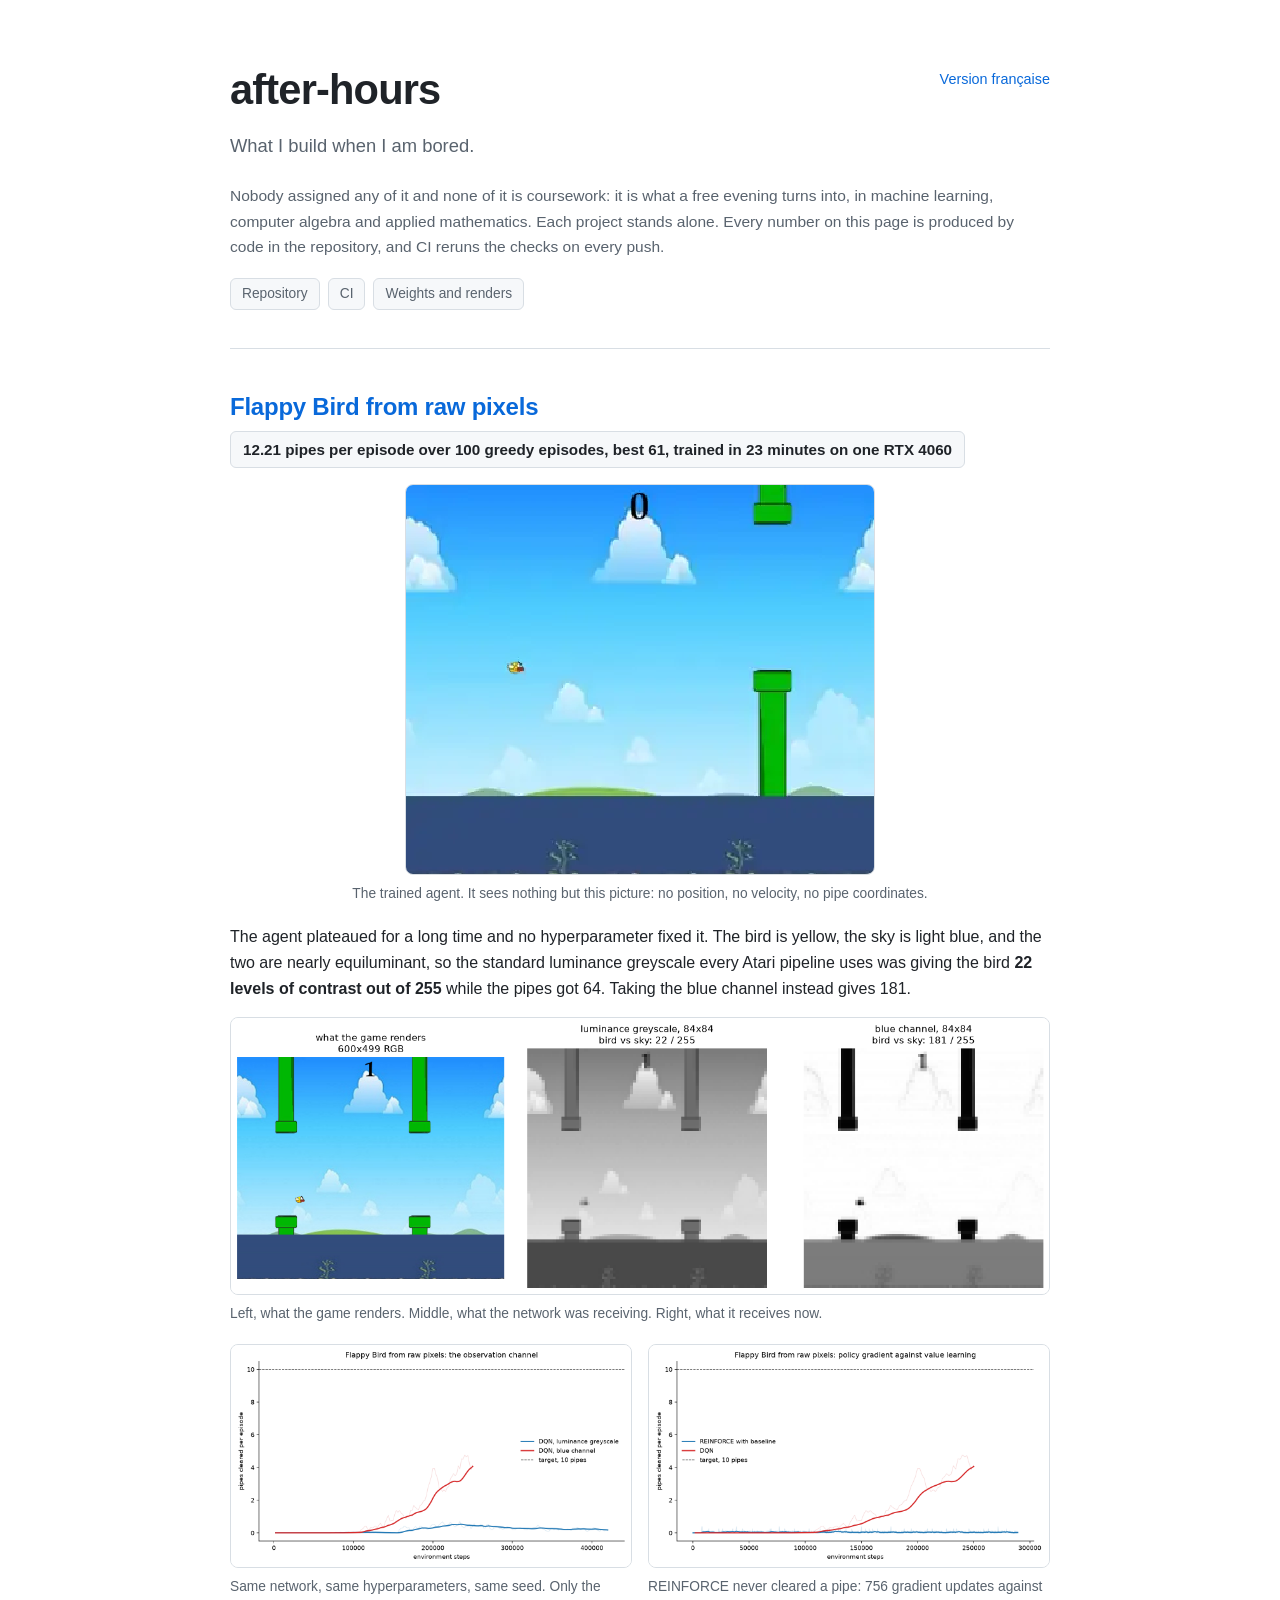
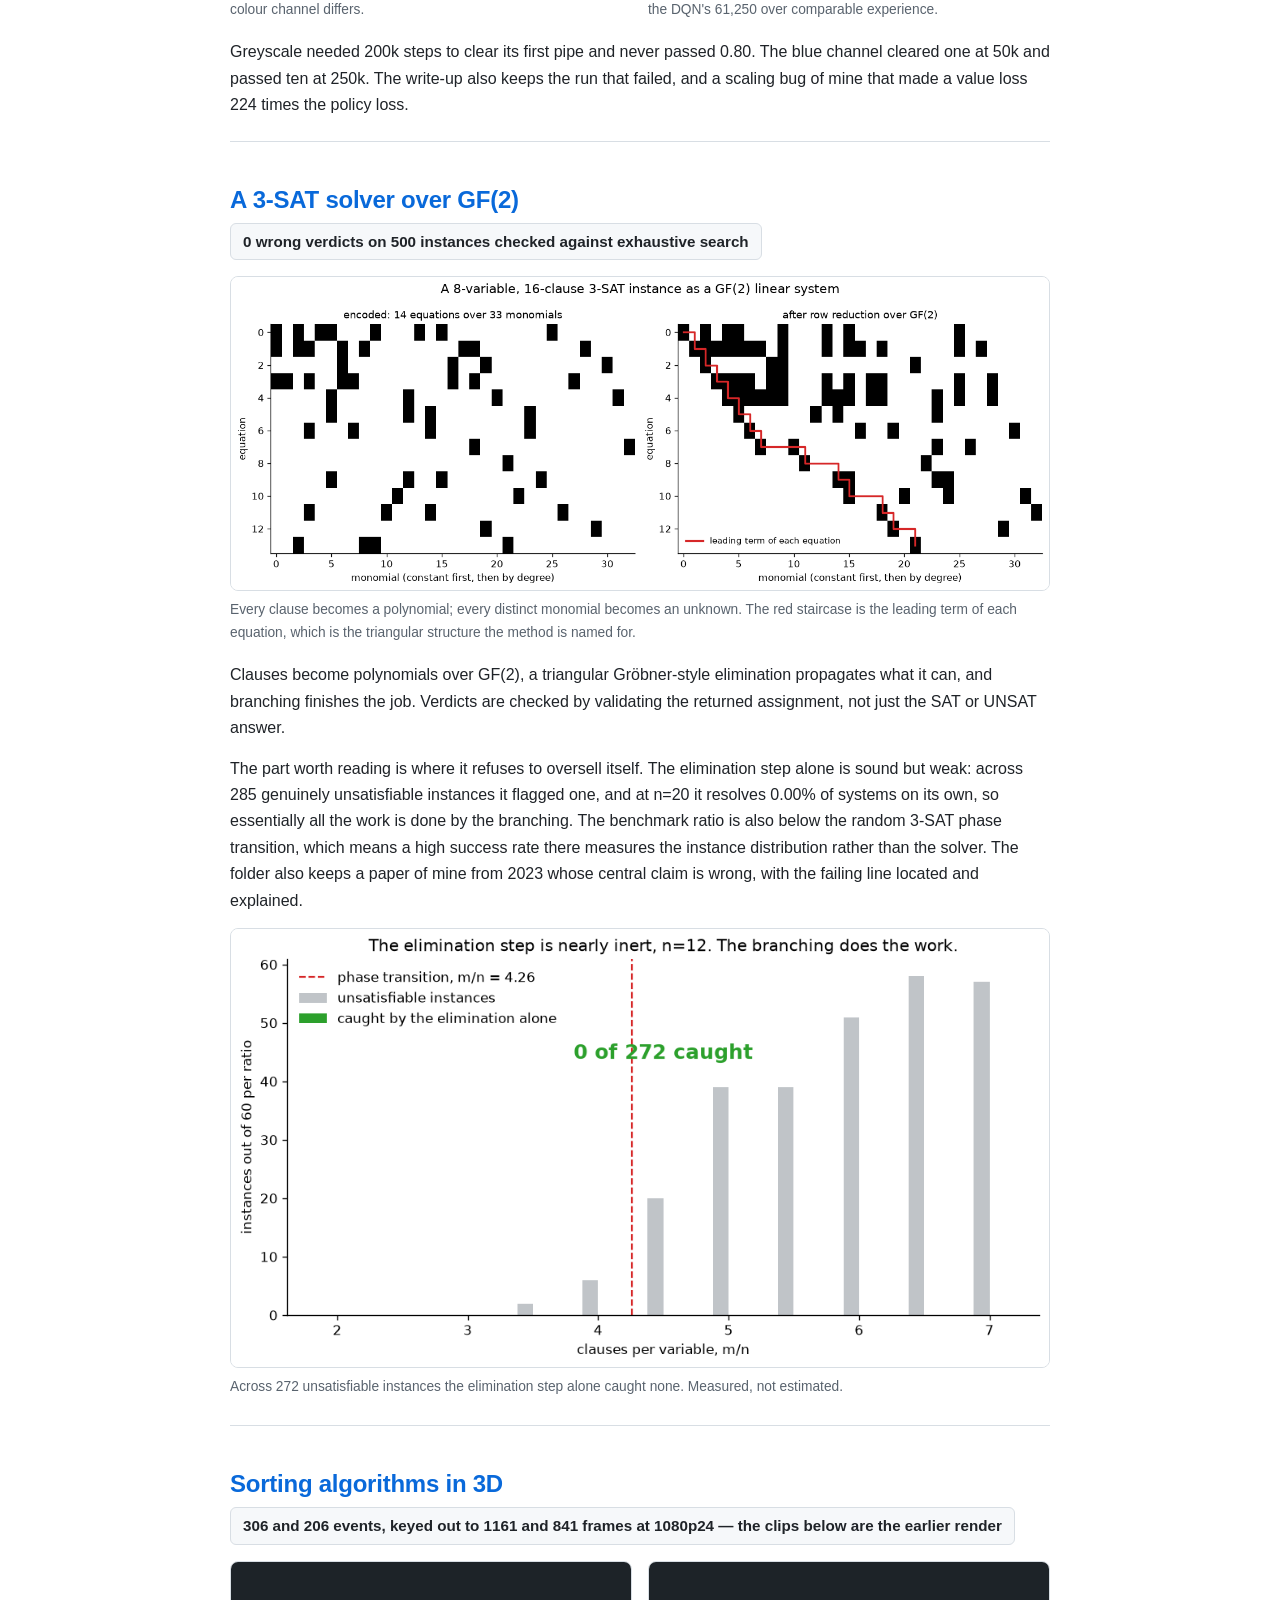
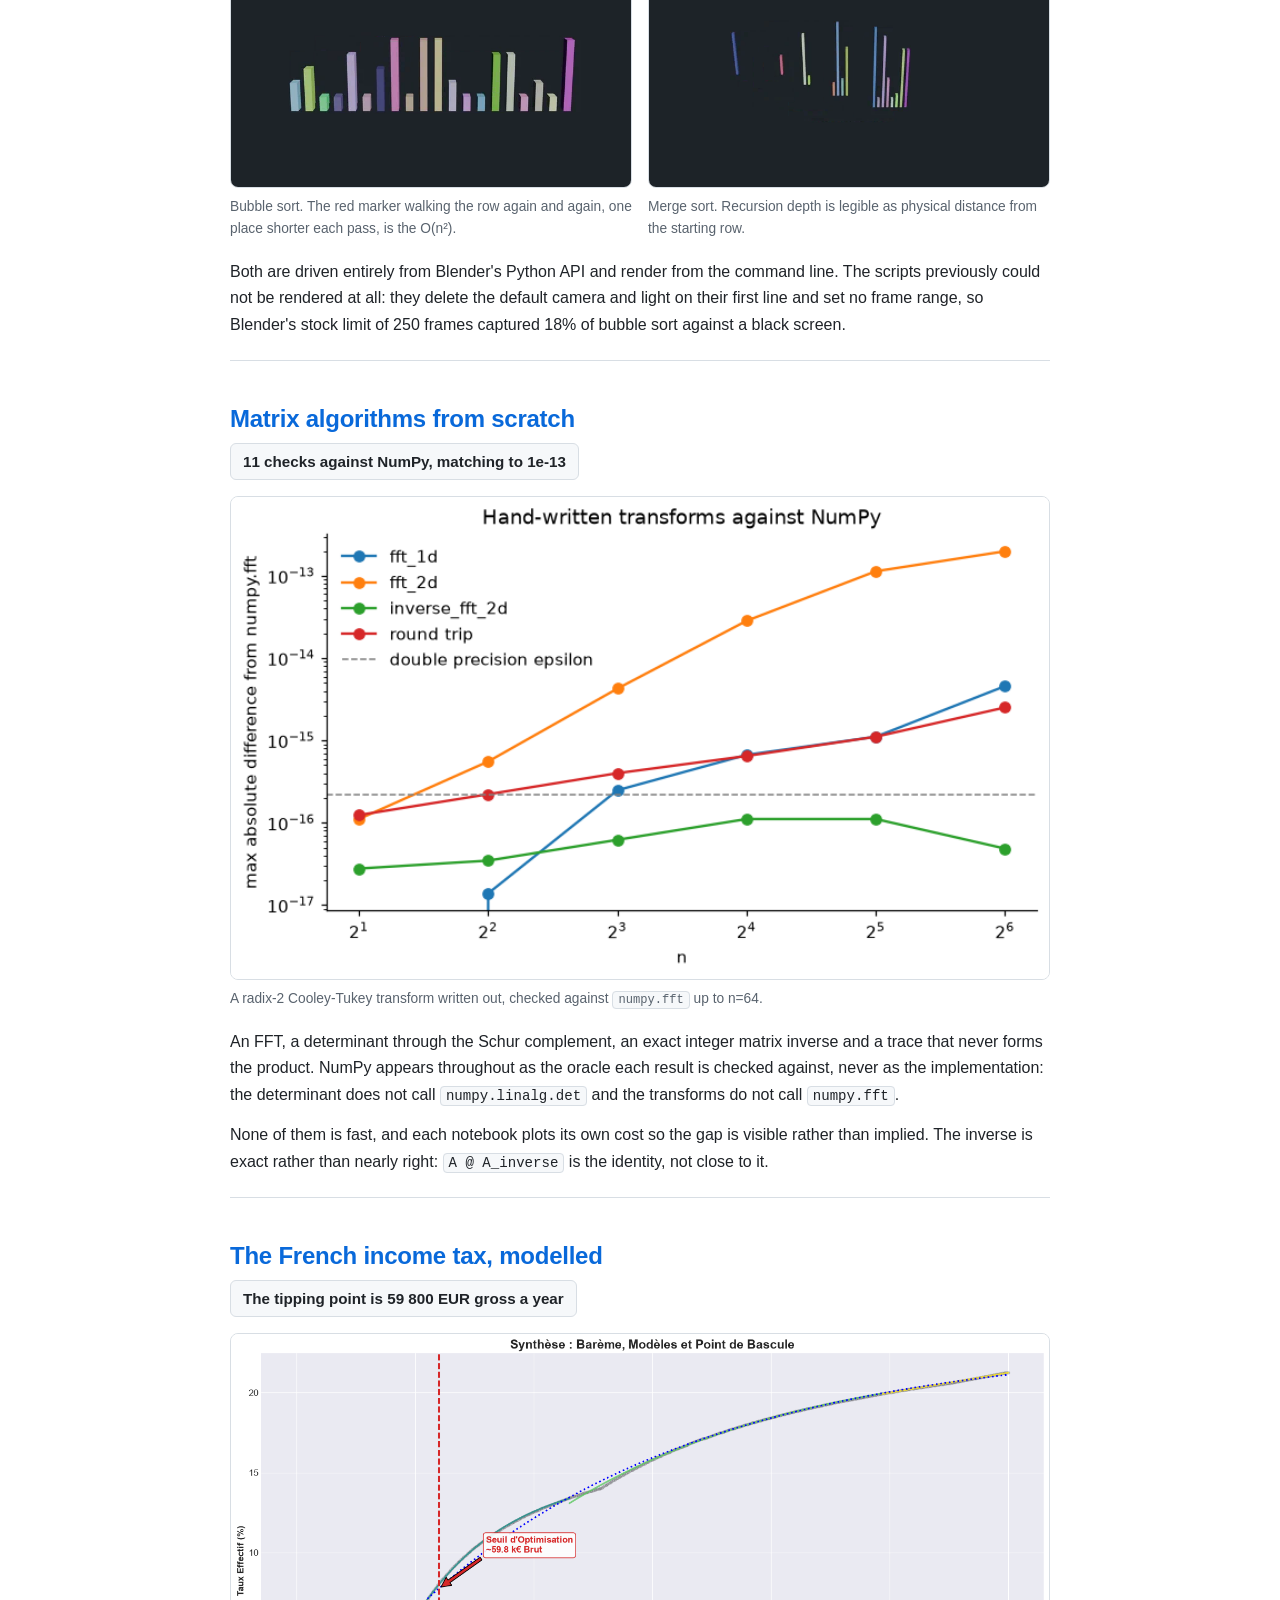
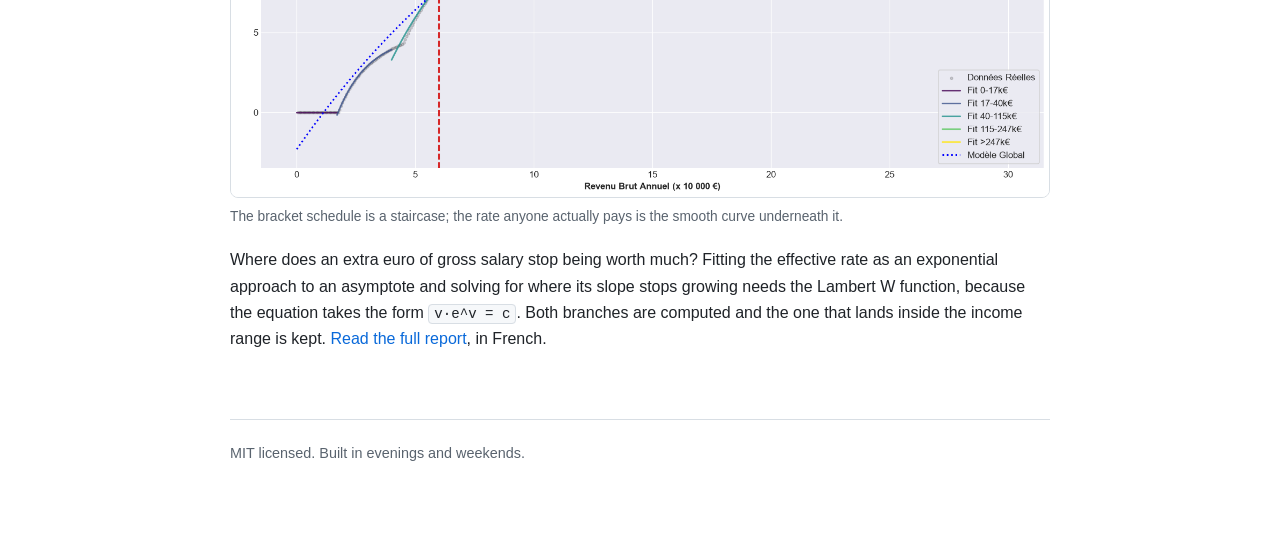
<file: index.html>
<!doctype html>
<html lang="en">
<head>
<meta charset="utf-8">
<meta name="viewport" content="width=device-width, initial-scale=1">
<title>after-hours</title>
<meta name="description" content="Things built out of curiosity: reinforcement learning from raw pixels, a 3-SAT solver over GF(2), matrix algorithms from scratch, Blender renders, and the French income tax modelled.">
<link rel="canonical" href="https://tewf.github.io/after-hours/">
<meta property="og:type" content="website">
<meta property="og:site_name" content="tewf.github.io">
<meta property="og:locale" content="en_GB">
<meta property="og:title" content="after-hours">
<meta property="og:description" content="Things built out of curiosity: reinforcement learning from raw pixels, a 3-SAT solver over GF(2), matrix algorithms from scratch, Blender renders, and the French income tax modelled.">
<meta property="og:url" content="https://tewf.github.io/after-hours/">
<meta property="og:image" content="https://tewf.github.io/after-hours/og.png">
<meta property="og:image:width" content="2400">
<meta property="og:image:height" content="1260">
<meta name="twitter:card" content="summary_large_image">
<link rel="icon" href="data:image/svg+xml,%3Csvg xmlns=%27http://www.w3.org/2000/svg%27 viewBox=%270 0 32 32%27%3E%3Ctext y=%2726%27 font-size=%2726%27%3E%F0%9F%A6%89%3C/text%3E%3C/svg%3E">
<link rel="stylesheet" href="site.css">
</head>
<body>
<div class="wrap">

<header>
  <div class="lang"><a href="index.fr.html">Version française</a></div>
  <h1>after-hours</h1>
  <p class="tagline">What I build when I am bored.</p>
  <p class="who">
    Nobody assigned any of it and none of it is coursework: it is what a free
    evening turns into, in machine learning, computer algebra and applied
    mathematics. Each project stands alone. Every number on this page is
    produced by code in the repository, and CI reruns the checks on every push.
  </p>
  <div class="badges">
    <a href="https://github.com/Tewf/after-hours">Repository</a>
    <a href="https://github.com/Tewf/after-hours/actions/workflows/ci.yml">CI</a>
    <a href="https://github.com/Tewf/after-hours/releases/latest">Weights and renders</a>
  </div>
</header>

<section>
  <h2><a href="https://github.com/Tewf/after-hours/tree/main/Flappy_Bird_CNN">Flappy Bird from raw pixels</a></h2>
  <p class="result">12.21 pipes per episode over 100 greedy episodes, best 61, trained in 23 minutes on one RTX 4060</p>
  <figure class="game">
    <img src="Flappy_Bird_CNN/demo.webp" alt="A trained DQN playing Flappy Bird">
    <figcaption>The trained agent. It sees nothing but this picture: no position, no velocity, no pipe coordinates.</figcaption>
  </figure>
  <p>
    The agent plateaued for a long time and no hyperparameter fixed it. The bird
    is yellow, the sky is light blue, and the two are nearly equiluminant, so the
    standard luminance greyscale every Atari pipeline uses was giving the bird
    <strong>22 levels of contrast out of 255</strong> while the pipes got 64.
    Taking the blue channel instead gives 181.
  </p>
  <figure>
    <img src="Flappy_Bird_CNN/observation.png" alt="The same frame as luminance greyscale and as the blue channel">
    <figcaption>Left, what the game renders. Middle, what the network was receiving. Right, what it receives now.</figcaption>
  </figure>
  <div class="two">
    <figure>
      <img src="Flappy_Bird_CNN/channel_ablation.png" alt="Learning curves for the two observation channels">
      <figcaption>Same network, same hyperparameters, same seed. Only the colour channel differs.</figcaption>
    </figure>
    <figure>
      <img src="Flappy_Bird_CNN/learning_curve.png" alt="DQN against REINFORCE with a value baseline">
      <figcaption>REINFORCE never cleared a pipe: 756 gradient updates against the DQN's 61,250 over comparable experience.</figcaption>
    </figure>
  </div>
  <p>
    Greyscale needed 200k steps to clear its first pipe and never passed 0.80.
    The blue channel cleared one at 50k and passed ten at 250k. The write-up also
    keeps the run that failed, and a scaling bug of mine that made a value loss
    224 times the policy loss.
  </p>
</section>

<section>
  <h2><a href="https://github.com/Tewf/after-hours/tree/main/Groebner_Basis_SAT_Solver">A 3-SAT solver over GF(2)</a></h2>
  <p class="result">0 wrong verdicts on 500 instances checked against exhaustive search</p>
  <figure>
    <img src="Groebner_Basis_SAT_Solver/algebra_encoding.png" alt="A 3-SAT instance as a GF(2) matrix, before and after row reduction">
    <figcaption>Every clause becomes a polynomial; every distinct monomial becomes an unknown. The red staircase is the leading term of each equation, which is the triangular structure the method is named for.</figcaption>
  </figure>
  <p>
    Clauses become polynomials over GF(2), a triangular Gröbner-style elimination
    propagates what it can, and branching finishes the job. Verdicts are checked
    by validating the returned assignment, not just the SAT or UNSAT answer.
  </p>
  <p>
    The part worth reading is where it refuses to oversell itself. The
    elimination step alone is sound but weak: across 285 genuinely unsatisfiable
    instances it flagged one, and at n=20 it resolves 0.00% of systems on its
    own, so essentially all the work is done by the branching. The benchmark
    ratio is also below the random 3-SAT phase transition, which means a high
    success rate there measures the instance distribution rather than the solver.
    The folder also keeps a paper of mine from 2023 whose central claim is wrong,
    with the failing line located and explained.
  </p>
  <figure>
    <img src="Groebner_Basis_SAT_Solver/elimination_contribution.png" alt="Unsatisfiable instances against how many the elimination caught">
    <figcaption>Across 272 unsatisfiable instances the elimination step alone caught none. Measured, not estimated.</figcaption>
  </figure>
</section>

<section>
  <h2><a href="https://github.com/Tewf/after-hours/tree/main/Blender_Python_Scripts">Sorting algorithms in 3D</a></h2>
  <p class="result">306 and 206 events, keyed out to 1161 and 841 frames at 1080p24 &mdash; the clips below are the earlier render</p>
  <div class="two">
    <figure>
      <img src="Blender_Python_Scripts/sorting_algorithms/bubble_sort.webp" alt="Bubble sort animated in Blender">
      <figcaption>Bubble sort. The red marker walking the row again and again, one place shorter each pass, is the O(n²).</figcaption>
    </figure>
    <figure>
      <img src="Blender_Python_Scripts/sorting_algorithms/merge_sort.webp" alt="Merge sort animated in Blender">
      <figcaption>Merge sort. Recursion depth is legible as physical distance from the starting row.</figcaption>
    </figure>
  </div>
  <p>
    Both are driven entirely from Blender's Python API and render from the
    command line. The scripts previously could not be rendered at all: they
    delete the default camera and light on their first line and set no frame
    range, so Blender's stock limit of 250 frames captured 18% of bubble sort
    against a black screen.
  </p>
</section>

<section>
  <h2><a href="https://github.com/Tewf/after-hours/tree/main/Linear_Algebra">Matrix algorithms from scratch</a></h2>
  <p class="result">11 checks against NumPy, matching to 1e-13</p>
  <figure>
    <img src="Linear_Algebra/fft_accuracy.png" alt="Hand-written transforms against numpy.fft">
    <figcaption>A radix-2 Cooley-Tukey transform written out, checked against <code>numpy.fft</code> up to n=64.</figcaption>
  </figure>
  <p>
    An FFT, a determinant through the Schur complement, an exact integer matrix
    inverse and a trace that never forms the product. NumPy appears throughout as
    the oracle each result is checked against, never as the implementation: the
    determinant does not call <code>numpy.linalg.det</code> and the transforms do
    not call <code>numpy.fft</code>.
  </p>
  <p>
    None of them is fast, and each notebook plots its own cost so the gap is
    visible rather than implied. The inverse is exact rather than nearly right:
    <code>A @ A_inverse</code> is the identity, not close to it.
  </p>
</section>

<section>
  <h2><a href="https://github.com/Tewf/after-hours/tree/main/Taxes">The French income tax, modelled</a></h2>
  <p class="result">The tipping point is 59 800 EUR gross a year</p>
  <figure>
    <img src="Taxes/point_de_bascule.png" alt="Effective tax rate against the bracket schedule, with the tipping point marked">
    <figcaption>The bracket schedule is a staircase; the rate anyone actually pays is the smooth curve underneath it.</figcaption>
  </figure>
  <p>
    Where does an extra euro of gross salary stop being worth much? Fitting the
    effective rate as an exponential approach to an asymptote and solving for
    where its slope stops growing needs the Lambert W function, because the
    equation takes the form <code>v·e^v = c</code>. Both branches are computed and
    the one that lands inside the income range is kept.
    <a href="Taxes/taxes.html">Read the full report</a>, in French.
  </p>
</section>

<footer>
  MIT licensed. Built in evenings and weekends.
</footer>

</div>
</body>
</html>
</file>
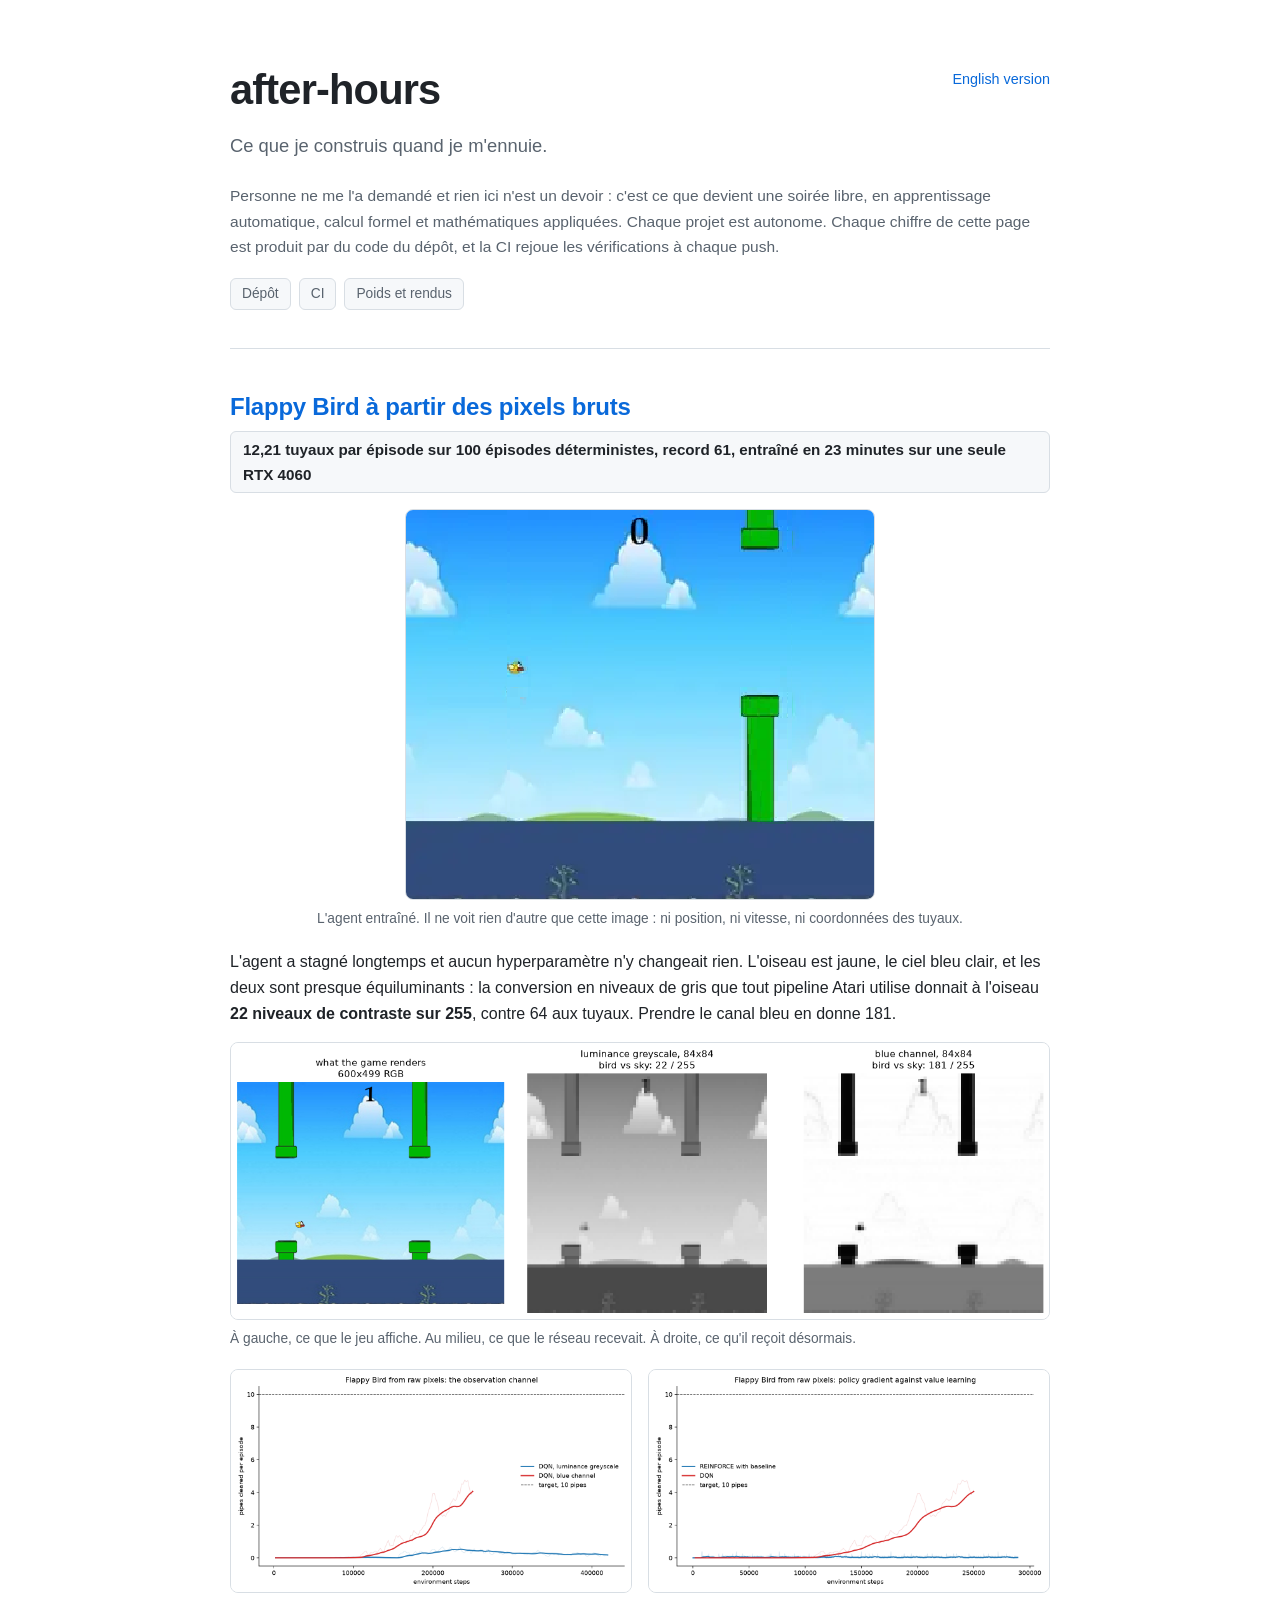
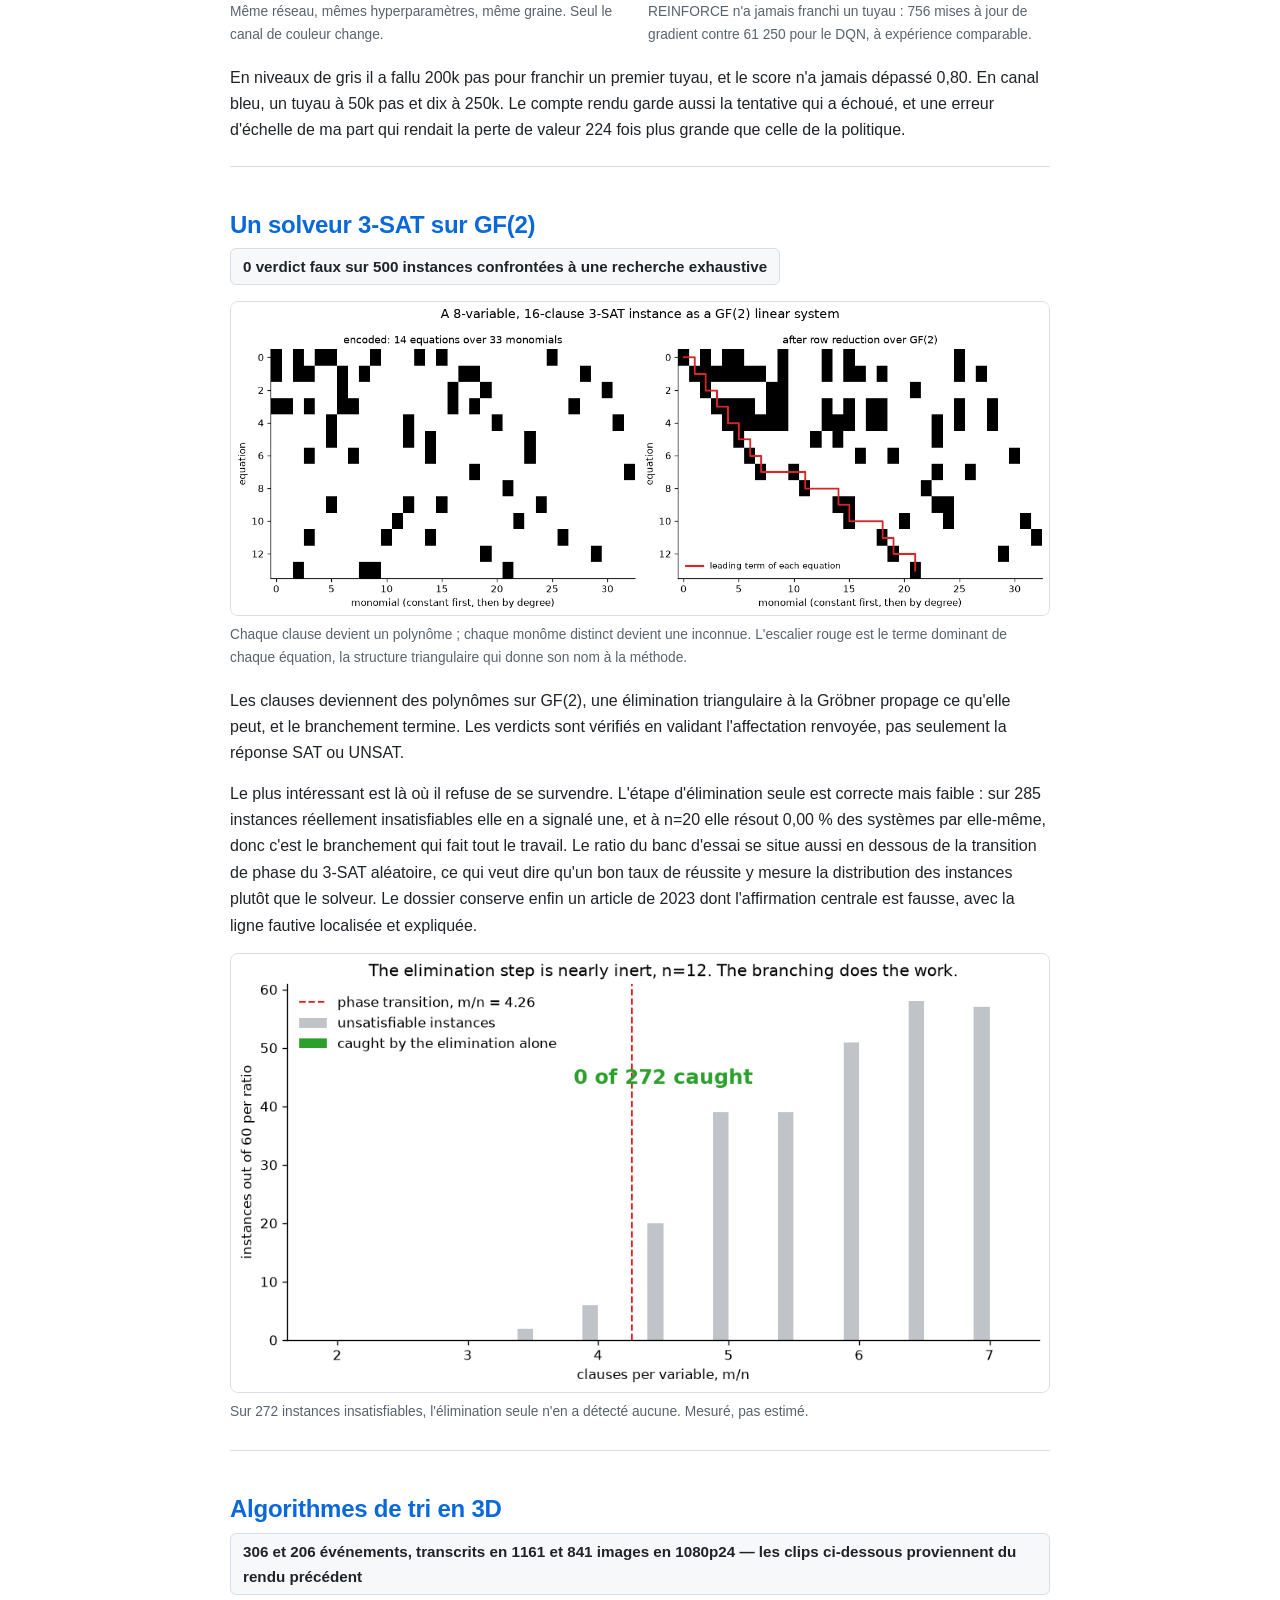
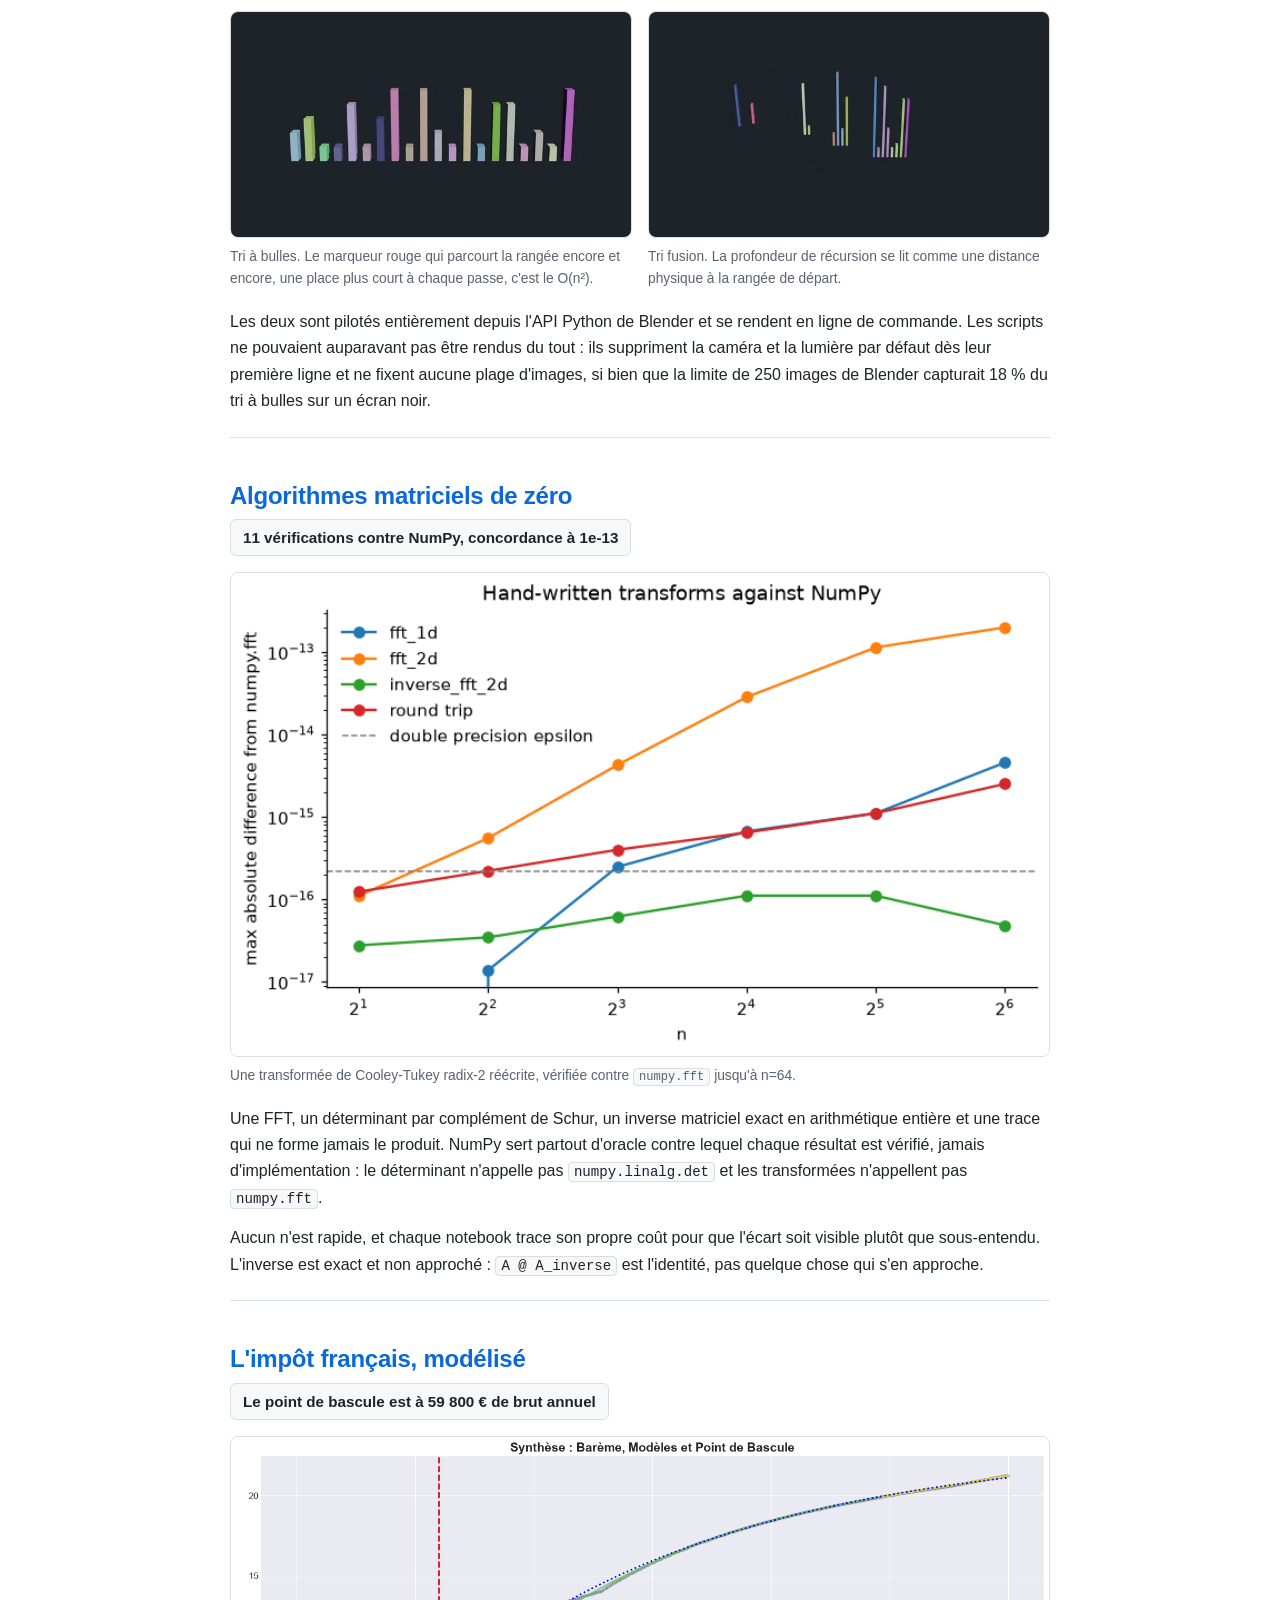
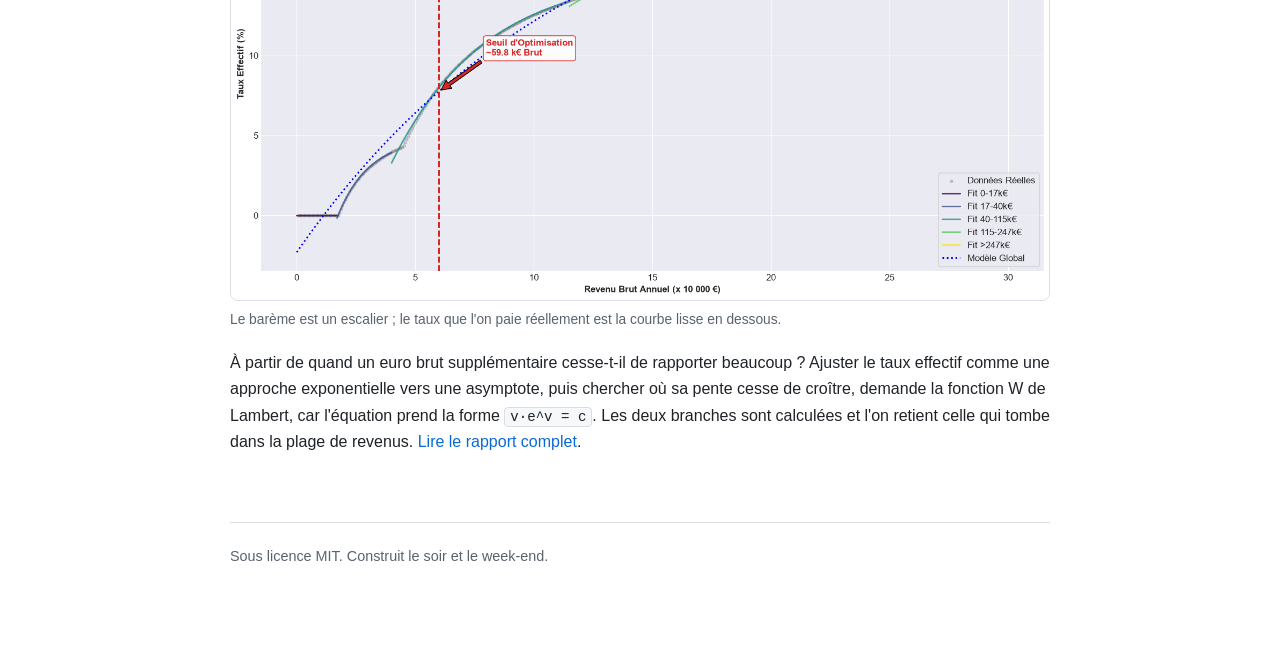
<file: index.fr.html>
<!doctype html>
<html lang="fr">
<head>
<meta charset="utf-8">
<meta name="viewport" content="width=device-width, initial-scale=1">
<title>after-hours</title>
<meta name="description" content="Des choses construites par curiosité : apprentissage par renforcement à partir des pixels bruts, un solveur 3-SAT sur GF(2), des algorithmes matriciels réécrits de zéro, des rendus Blender, et l'impôt français modélisé.">
<link rel="canonical" href="https://tewf.github.io/after-hours/index.fr.html">
<meta property="og:type" content="website">
<meta property="og:site_name" content="tewf.github.io">
<meta property="og:locale" content="fr_FR">
<meta property="og:title" content="after-hours">
<meta property="og:description" content="Des choses construites par curiosité : apprentissage par renforcement à partir des pixels bruts, un solveur 3-SAT sur GF(2), des algorithmes matriciels réécrits de zéro, des rendus Blender, et l'impôt français modélisé.">
<meta property="og:url" content="https://tewf.github.io/after-hours/index.fr.html">
<meta property="og:image" content="https://tewf.github.io/after-hours/og.png">
<meta property="og:image:width" content="2400">
<meta property="og:image:height" content="1260">
<meta name="twitter:card" content="summary_large_image">
<link rel="icon" href="data:image/svg+xml,%3Csvg xmlns=%27http://www.w3.org/2000/svg%27 viewBox=%270 0 32 32%27%3E%3Ctext y=%2726%27 font-size=%2726%27%3E%F0%9F%A6%89%3C/text%3E%3C/svg%3E">
<link rel="stylesheet" href="site.css">
</head>
<body>
<div class="wrap">

<header>
  <div class="lang"><a href="index.html">English version</a></div>
  <h1>after-hours</h1>
  <p class="tagline">Ce que je construis quand je m'ennuie.</p>
  <p class="who">
    Personne ne me l'a demandé et rien ici n'est un devoir : c'est ce que
    devient une soirée libre, en apprentissage automatique, calcul formel et
    mathématiques appliquées. Chaque projet est autonome. Chaque chiffre de
    cette page est produit par du code du dépôt, et la CI rejoue les
    vérifications à chaque push.
  </p>
  <div class="badges">
    <a href="https://github.com/Tewf/after-hours">Dépôt</a>
    <a href="https://github.com/Tewf/after-hours/actions/workflows/ci.yml">CI</a>
    <a href="https://github.com/Tewf/after-hours/releases/latest">Poids et rendus</a>
  </div>
</header>

<section>
  <h2><a href="https://github.com/Tewf/after-hours/tree/main/Flappy_Bird_CNN">Flappy Bird à partir des pixels bruts</a></h2>
  <p class="result">12,21 tuyaux par épisode sur 100 épisodes déterministes, record 61, entraîné en 23 minutes sur une seule RTX 4060</p>
  <figure class="game">
    <img src="Flappy_Bird_CNN/demo.webp" alt="Un DQN entraîné qui joue à Flappy Bird">
    <figcaption>L'agent entraîné. Il ne voit rien d'autre que cette image : ni position, ni vitesse, ni coordonnées des tuyaux.</figcaption>
  </figure>
  <p>
    L'agent a stagné longtemps et aucun hyperparamètre n'y changeait rien.
    L'oiseau est jaune, le ciel bleu clair, et les deux sont presque
    équiluminants : la conversion en niveaux de gris que tout pipeline Atari
    utilise donnait à l'oiseau <strong>22 niveaux de contraste sur 255</strong>,
    contre 64 aux tuyaux. Prendre le canal bleu en donne 181.
  </p>
  <figure>
    <img src="Flappy_Bird_CNN/observation.png" alt="La même image en niveaux de gris puis en canal bleu">
    <figcaption>À gauche, ce que le jeu affiche. Au milieu, ce que le réseau recevait. À droite, ce qu'il reçoit désormais.</figcaption>
  </figure>
  <div class="two">
    <figure>
      <img src="Flappy_Bird_CNN/channel_ablation.png" alt="Courbes d'apprentissage pour les deux canaux d'observation">
      <figcaption>Même réseau, mêmes hyperparamètres, même graine. Seul le canal de couleur change.</figcaption>
    </figure>
    <figure>
      <img src="Flappy_Bird_CNN/learning_curve.png" alt="DQN contre REINFORCE avec baseline de valeur">
      <figcaption>REINFORCE n'a jamais franchi un tuyau : 756 mises à jour de gradient contre 61 250 pour le DQN, à expérience comparable.</figcaption>
    </figure>
  </div>
  <p>
    En niveaux de gris il a fallu 200k pas pour franchir un premier tuyau, et le
    score n'a jamais dépassé 0,80. En canal bleu, un tuyau à 50k pas et dix à
    250k. Le compte rendu garde aussi la tentative qui a échoué, et une erreur
    d'échelle de ma part qui rendait la perte de valeur 224 fois plus grande que
    celle de la politique.
  </p>
</section>

<section>
  <h2><a href="https://github.com/Tewf/after-hours/tree/main/Groebner_Basis_SAT_Solver">Un solveur 3-SAT sur GF(2)</a></h2>
  <p class="result">0 verdict faux sur 500 instances confrontées à une recherche exhaustive</p>
  <figure>
    <img src="Groebner_Basis_SAT_Solver/algebra_encoding.png" alt="Une instance 3-SAT comme système linéaire sur GF(2), avant et après réduction">
    <figcaption>Chaque clause devient un polynôme ; chaque monôme distinct devient une inconnue. L'escalier rouge est le terme dominant de chaque équation, la structure triangulaire qui donne son nom à la méthode.</figcaption>
  </figure>
  <p>
    Les clauses deviennent des polynômes sur GF(2), une élimination triangulaire
    à la Gröbner propage ce qu'elle peut, et le branchement termine. Les verdicts
    sont vérifiés en validant l'affectation renvoyée, pas seulement la réponse
    SAT ou UNSAT.
  </p>
  <p>
    Le plus intéressant est là où il refuse de se survendre. L'étape
    d'élimination seule est correcte mais faible : sur 285 instances réellement
    insatisfiables elle en a signalé une, et à n=20 elle résout 0,00 % des
    systèmes par elle-même, donc c'est le branchement qui fait tout le travail.
    Le ratio du banc d'essai se situe aussi en dessous de la transition de phase
    du 3-SAT aléatoire, ce qui veut dire qu'un bon taux de réussite y mesure la
    distribution des instances plutôt que le solveur. Le dossier conserve enfin
    un article de 2023 dont l'affirmation centrale est fausse, avec la ligne
    fautive localisée et expliquée.
  </p>
  <figure>
    <img src="Groebner_Basis_SAT_Solver/elimination_contribution.png" alt="Instances insatisfiables face au nombre que l'élimination a détecté">
    <figcaption>Sur 272 instances insatisfiables, l'élimination seule n'en a détecté aucune. Mesuré, pas estimé.</figcaption>
  </figure>
</section>

<section>
  <h2><a href="https://github.com/Tewf/after-hours/tree/main/Blender_Python_Scripts">Algorithmes de tri en 3D</a></h2>
  <p class="result">306 et 206 événements, transcrits en 1161 et 841 images en 1080p24 &mdash; les clips ci-dessous proviennent du rendu précédent</p>
  <div class="two">
    <figure>
      <img src="Blender_Python_Scripts/sorting_algorithms/bubble_sort.webp" alt="Tri à bulles animé dans Blender">
      <figcaption>Tri à bulles. Le marqueur rouge qui parcourt la rangée encore et encore, une place plus court à chaque passe, c'est le O(n²).</figcaption>
    </figure>
    <figure>
      <img src="Blender_Python_Scripts/sorting_algorithms/merge_sort.webp" alt="Tri fusion animé dans Blender">
      <figcaption>Tri fusion. La profondeur de récursion se lit comme une distance physique à la rangée de départ.</figcaption>
    </figure>
  </div>
  <p>
    Les deux sont pilotés entièrement depuis l'API Python de Blender et se
    rendent en ligne de commande. Les scripts ne pouvaient auparavant pas être
    rendus du tout : ils suppriment la caméra et la lumière par défaut dès leur
    première ligne et ne fixent aucune plage d'images, si bien que la limite de
    250 images de Blender capturait 18 % du tri à bulles sur un écran noir.
  </p>
</section>

<section>
  <h2><a href="https://github.com/Tewf/after-hours/tree/main/Linear_Algebra">Algorithmes matriciels de zéro</a></h2>
  <p class="result">11 vérifications contre NumPy, concordance à 1e-13</p>
  <figure>
    <img src="Linear_Algebra/fft_accuracy.png" alt="Transformées réécrites à la main contre numpy.fft">
    <figcaption>Une transformée de Cooley-Tukey radix-2 réécrite, vérifiée contre <code>numpy.fft</code> jusqu'à n=64.</figcaption>
  </figure>
  <p>
    Une FFT, un déterminant par complément de Schur, un inverse matriciel exact
    en arithmétique entière et une trace qui ne forme jamais le produit. NumPy
    sert partout d'oracle contre lequel chaque résultat est vérifié, jamais
    d'implémentation : le déterminant n'appelle pas
    <code>numpy.linalg.det</code> et les transformées n'appellent pas
    <code>numpy.fft</code>.
  </p>
  <p>
    Aucun n'est rapide, et chaque notebook trace son propre coût pour que l'écart
    soit visible plutôt que sous-entendu. L'inverse est exact et non approché :
    <code>A @ A_inverse</code> est l'identité, pas quelque chose qui s'en
    approche.
  </p>
</section>

<section>
  <h2><a href="https://github.com/Tewf/after-hours/tree/main/Taxes">L'impôt français, modélisé</a></h2>
  <p class="result">Le point de bascule est à 59 800 € de brut annuel</p>
  <figure>
    <img src="Taxes/point_de_bascule.png" alt="Taux effectif face au barème, avec le point de bascule marqué">
    <figcaption>Le barème est un escalier ; le taux que l'on paie réellement est la courbe lisse en dessous.</figcaption>
  </figure>
  <p>
    À partir de quand un euro brut supplémentaire cesse-t-il de rapporter
    beaucoup ? Ajuster le taux effectif comme une approche exponentielle vers une
    asymptote, puis chercher où sa pente cesse de croître, demande la fonction W
    de Lambert, car l'équation prend la forme <code>v·e^v = c</code>. Les deux
    branches sont calculées et l'on retient celle qui tombe dans la plage de
    revenus. <a href="Taxes/taxes.html">Lire le rapport complet</a>.
  </p>
</section>

<footer>
  Sous licence MIT. Construit le soir et le week-end.
</footer>

</div>
</body>
</html>
</file>
<file: site.css>
/* after-hours project page. No external requests, no build step, no framework. */

:root {
  --bg: #ffffff;
  --surface: #f6f8fa;
  --text: #1f2328;
  --muted: #59636e;
  --line: #d8dee4;
  --accent: #0969da;
  --figure-bg: #ffffff;
}

@media (prefers-color-scheme: dark) {
  :root {
    --bg: #0d1117;
    --surface: #161b22;
    --text: #e6edf3;
    --muted: #9198a1;
    --line: #30363d;
    --accent: #4493f8;
    --figure-bg: #f6f8fa;
  }
}

* { box-sizing: border-box; }

body {
  margin: 0;
  background: var(--bg);
  color: var(--text);
  font: 16px/1.65 -apple-system, BlinkMacSystemFont, "Segoe UI", Helvetica, Arial, sans-serif;
  -webkit-font-smoothing: antialiased;
}

.wrap { max-width: 860px; margin: 0 auto; padding: 0 20px 80px; }

header { padding: 56px 0 8px; }

h1 { font-size: 2.6rem; margin: 0 0 6px; letter-spacing: -0.02em; }

.lang { float: right; margin-top: 12px; font-size: 0.9rem; }

.tagline { color: var(--muted); font-size: 1.15rem; margin: 0 0 22px; }

.who { color: var(--muted); font-size: 0.97rem; }

a { color: var(--accent); text-decoration: none; }
a:hover { text-decoration: underline; }

.badges { margin: 18px 0 30px; display: flex; gap: 8px; flex-wrap: wrap; }
.badges a {
  border: 1px solid var(--line); border-radius: 6px; padding: 4px 11px;
  font-size: 0.86rem; color: var(--muted); background: var(--surface);
}
.badges a:hover { text-decoration: none; border-color: var(--accent); color: var(--accent); }

section {
  border-top: 1px solid var(--line);
  padding: 38px 0 8px;
}

h2 { font-size: 1.5rem; margin: 0 0 4px; letter-spacing: -0.01em; }

.result {
  display: inline-block; margin: 0 0 16px;
  font-variant-numeric: tabular-nums; font-weight: 600;
  color: var(--text); background: var(--surface);
  border: 1px solid var(--line); border-radius: 6px; padding: 5px 12px;
  font-size: 0.95rem;
}

figure { margin: 0 0 18px; }

figure img {
  width: 100%; height: auto; display: block;
  border: 1px solid var(--line); border-radius: 8px; background: var(--figure-bg);
}

figcaption { color: var(--muted); font-size: 0.86rem; margin-top: 8px; }

/* The game capture is 360 px wide. Stretching it to the column blurs it, and
   it is pixel art, so it should scale crisply rather than smoothly. */
figure.game img {
  max-width: 470px; margin: 0 auto;
  image-rendering: pixelated;
}
figure.game figcaption { text-align: center; }

.two { display: grid; grid-template-columns: 1fr 1fr; gap: 16px; }
@media (max-width: 620px) { .two { grid-template-columns: 1fr; } }

p { margin: 0 0 14px; }

footer {
  border-top: 1px solid var(--line); margin-top: 44px; padding-top: 22px;
  color: var(--muted); font-size: 0.9rem;
}

code {
  background: var(--surface); border: 1px solid var(--line); border-radius: 4px;
  padding: 1px 5px; font-size: 0.88em;
  font-family: ui-monospace, SFMono-Regular, "SF Mono", Menlo, monospace;
}
</file>
